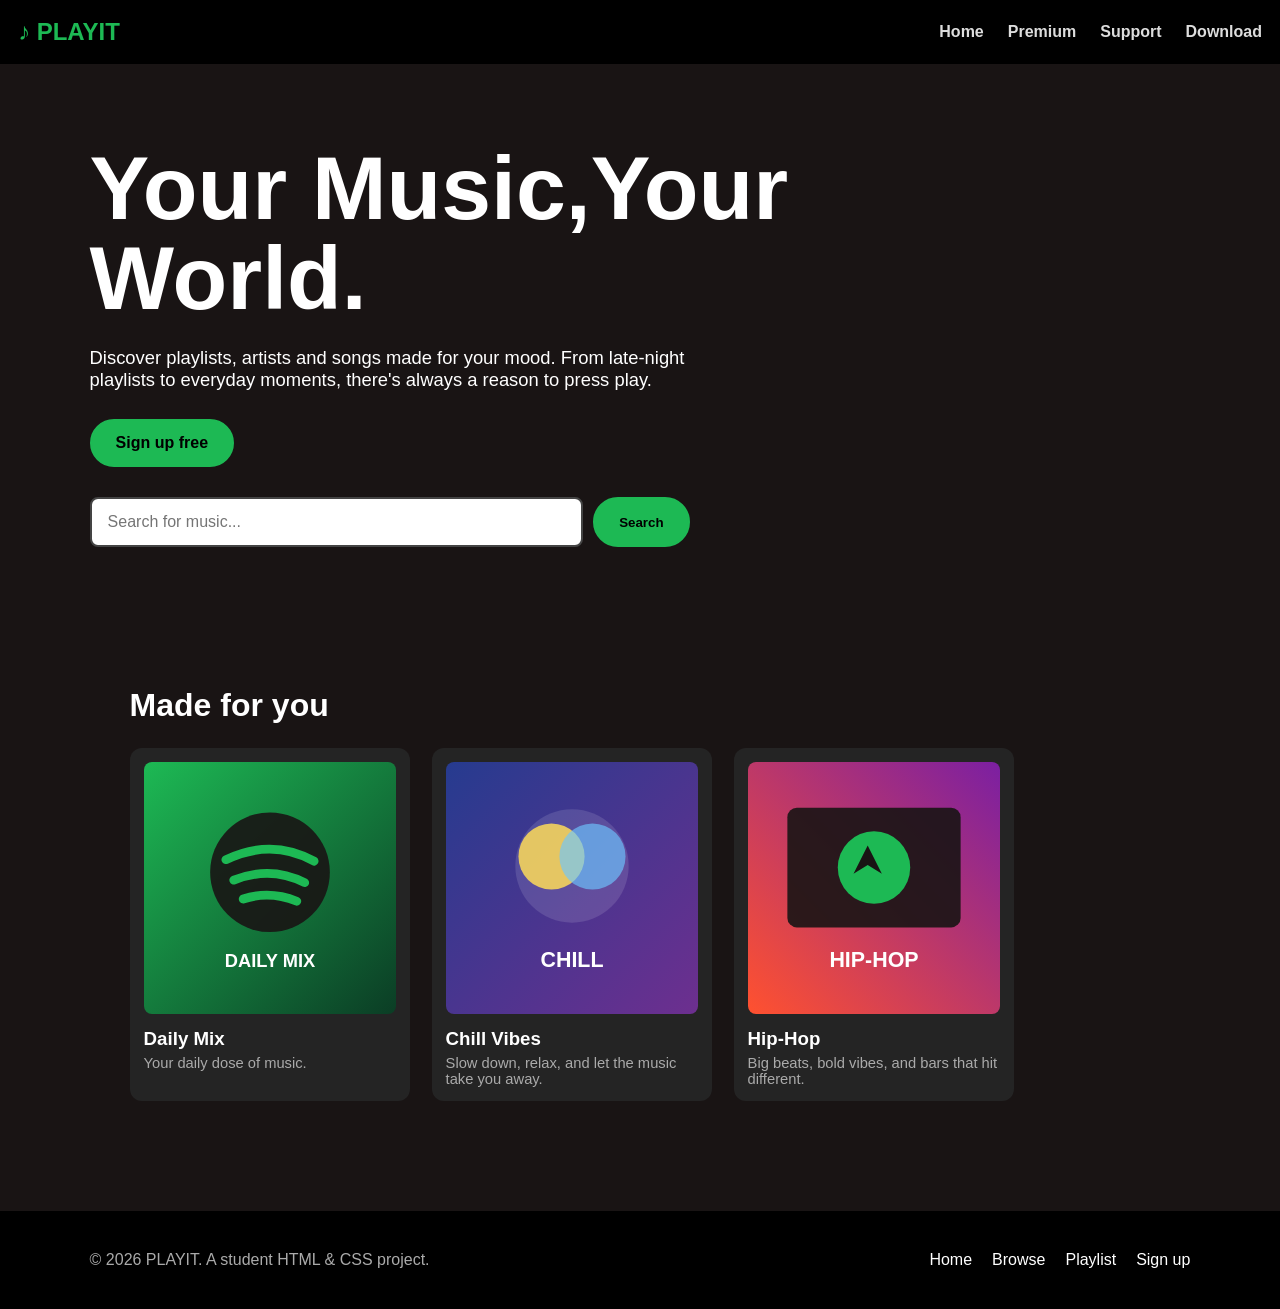
<file: index.html>
<!DOCTYPE html>
<html lang="en">
<head>
    <meta charset="UTF-8">
    <meta name="viewport" content="width=device-width, initial-scale=1.0">
    <title>Home</title>
    <link rel="stylesheet" href="style.css">
</head>
<body>
<header class="site-header">
    <nav class="navbar">
        <a class="logo" href="index.html">♪ PLAYIT</a>
        <ul class="nav-links">
            <li><a href="index.html">Home</a></li>
            <li><a href="browse.html">Premium</a></li>
            <li><a href="browse.html">Support</a></li>
            <li><a href="browse.html">Download</a></li>
        </ul>
    </nav>
</header>

<main>
    <section id="hero">
        <div class="hero-content">
            <h1>Your Music,Your World.</h1>
            <p>Discover playlists, artists and songs made for your mood. From late-night playlists to everyday moments, there's always a reason to press play.</p>
            <a class="btn" href="signup.html">Sign up free</a>

            <form class="search-box" action="browse.html">
                <input type="text" name="search" placeholder="Search for music..." aria-label="Search for music">
                <button class="btn" type="submit">Search</button>
            </form>
        </div>
    </section>

    <section class="section">
        <h2>Made for you</h2>
        <div class="card-grid">
            <a class="card" href="playlist.html">
                <img src="images/daily-mix.svg" alt="Daily Mix">
                <h3>Daily Mix</h3>
                <p>Your daily dose of music.</p>
            </a>
            <a class="card" href="playlist.html">
                <img src="images/chill.svg" alt="Chill">
                <h3>Chill Vibes</h3>
                <p>Slow down, relax, and let the music take you away.</p>
            </a>
            <a class="card" href="playlist.html">
                <img src="images/hiphop.svg" alt="Hip-Hop">
                <h3>Hip-Hop</h3>
                <p>Big beats, bold vibes, and bars that hit different.</p>
            </a>
        </div>
    </section>
</main>

<footer class="site-footer">
    <div class="footer-inner">
        <p>© 2026 PLAYIT. A student HTML & CSS project.</p>
        <div class="footer-links">
            <a href="index.html">Home</a>
            <a href="browse.html">Browse</a>
            <a href="playlist.html">Playlist</a>
            <a href="signup.html">Sign up</a>
        </div>
    </div>
</footer>
</body>
</html>
</file>
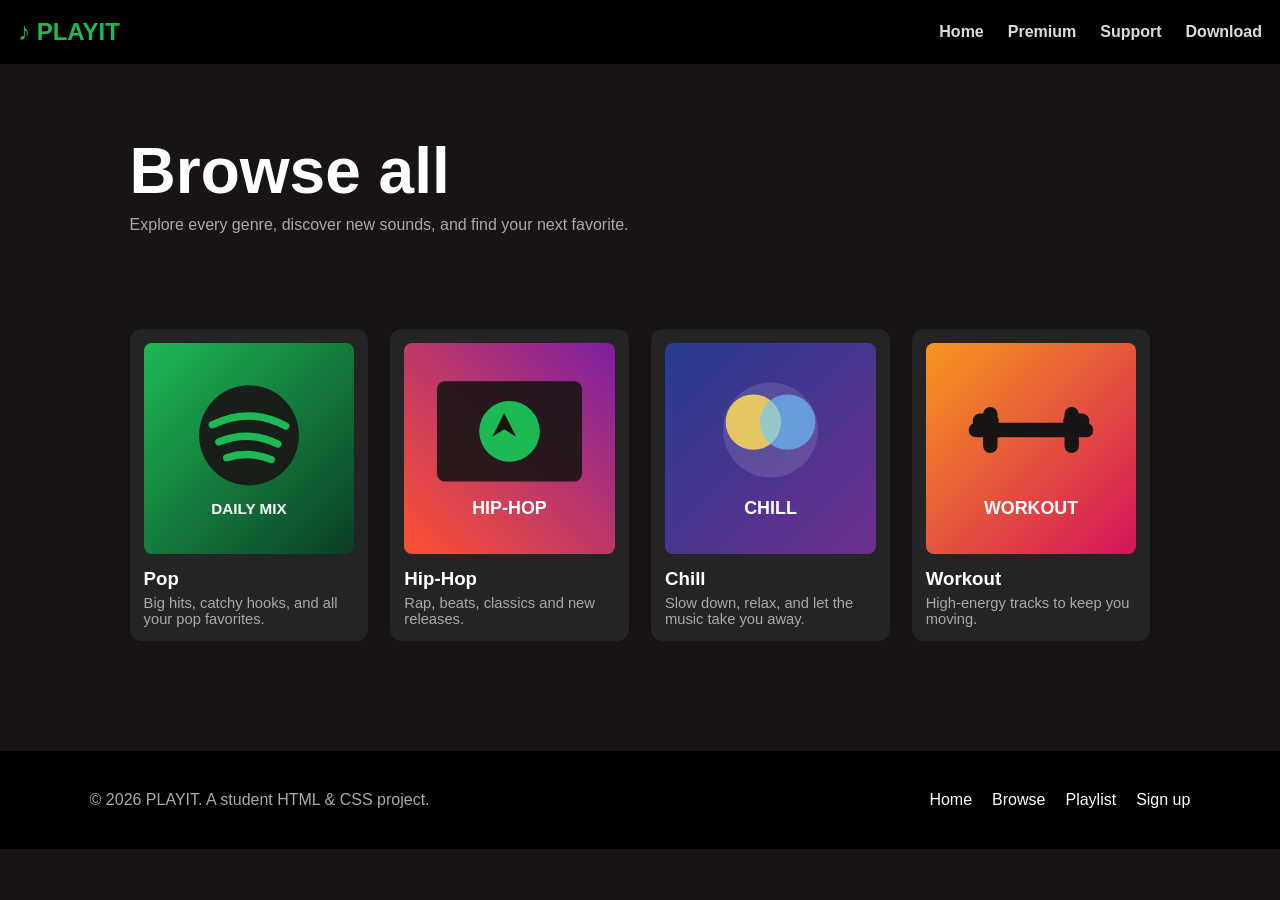
<file: browse.html>
<!DOCTYPE html>
<html lang="en">
<head>
    <meta charset="UTF-8">
    <meta name="viewport" content="width=device-width, initial-scale=1.0">
    <title>Browse</title>
    <link rel="stylesheet" href="style.css">
</head>
<body>
<header class="site-header">
    <nav class="navbar">
        <a class="logo" href="index.html">♪ PLAYIT</a>
        <ul class="nav-links">
            <li><a href="index.html">Home</a></li>
            <li><a href="browse.html">Premium</a></li>
            <li><a href="browse.html">Support</a></li>
            <li><a href="browse.html">Download</a></li>
        </ul>
    </nav>
</header>

<main>
    <section class="page-banner">
        <h1>Browse all</h1>
        <p>Explore every genre, discover new sounds, and find your next favorite.</p>
    </section>

    <section class="section">
        <div class="card-grid">
            <a class="card" href="playlist.html">
                <img src="images/daily-mix.svg" alt="Pop">
                <h3>Pop</h3>
                <p>Big hits, catchy hooks, and all your pop favorites.</p>
            </a>
            <a class="card" href="playlist.html">
                <img src="images/hiphop.svg" alt="Hip-Hop">
                <h3>Hip-Hop</h3>
                <p>Rap, beats, classics and new releases.</p>
            </a>
            <a class="card" href="playlist.html">
                <img src="images/chill.svg" alt="Chill">
                <h3>Chill</h3>
                <p>Slow down, relax, and let the music take you away.</p>
            </a>
            <a class="card" href="playlist.html">
                <img src="images/workout.svg" alt="Workout">
                <h3>Workout</h3>
                <p>High-energy tracks to keep you moving.</p>
            </a>
        </div>
    </section>
</main>

<footer class="site-footer">
    <div class="footer-inner">
        <p>© 2026 PLAYIT. A student HTML & CSS project.</p>
        <div class="footer-links">
            <a href="index.html">Home</a>
            <a href="browse.html">Browse</a>
            <a href="playlist.html">Playlist</a>
            <a href="signup.html">Sign up</a>
        </div>
    </div>
</footer>
</body>
</html>
</file>
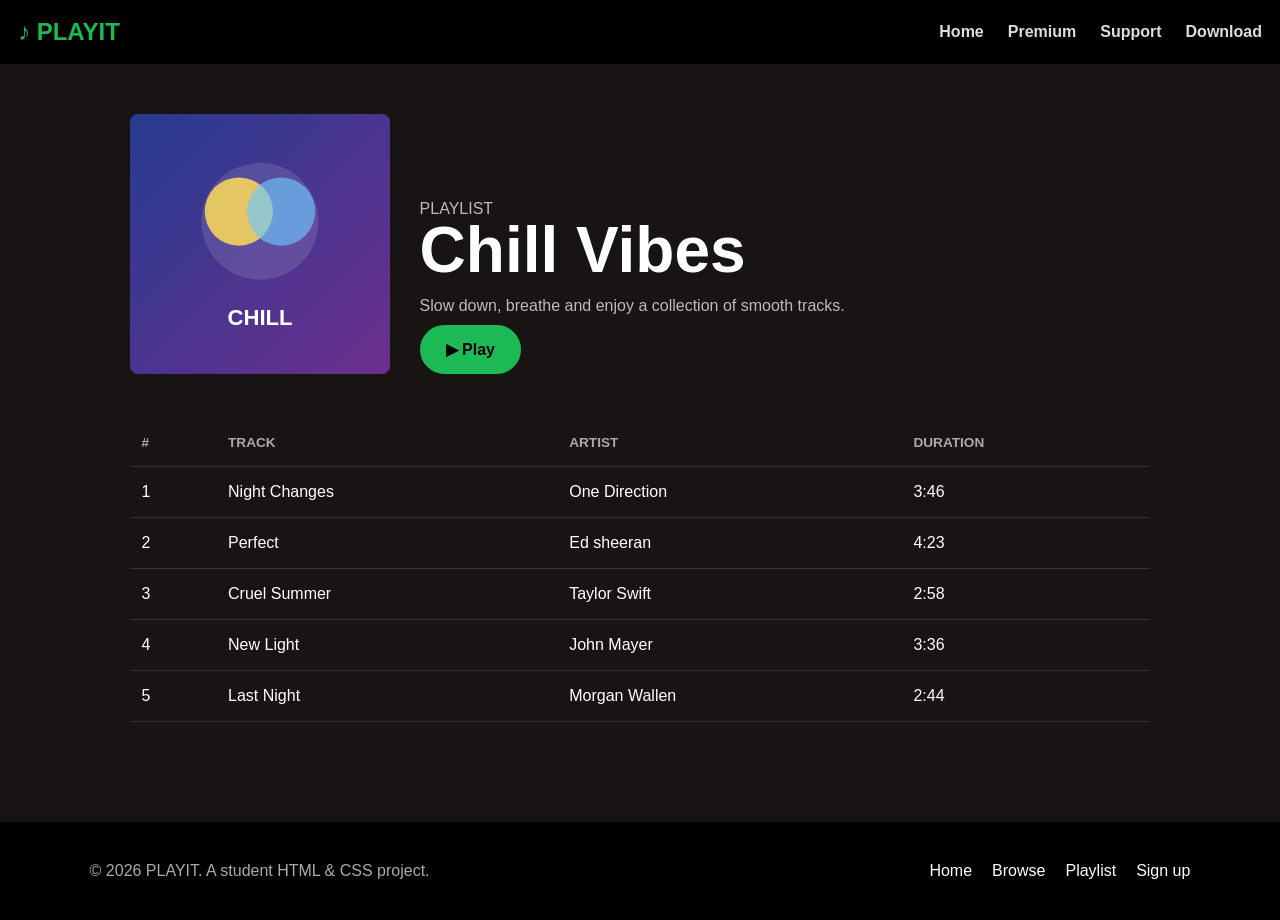
<file: playlist.html>
<!DOCTYPE html>
<html lang="en">
<head>
    <meta charset="UTF-8">
    <meta name="viewport" content="width=device-width, initial-scale=1.0">
    <title>Playlist</title>
    <link rel="stylesheet" href="style.css">
</head>
<body>
<header class="site-header">
    <nav class="navbar">
        <a class="logo" href="index.html">♪ PLAYIT</a>
        <ul class="nav-links">
            <li><a href="index.html">Home</a></li>
            <li><a href="browse.html">Premium</a></li>
            <li><a href="browse.html">Support</a></li>
            <li><a href="browse.html">Download</a></li>
        </ul>
    </nav>
</header>

<main>  
    <section class="playlist-layout">
        <div class="playlist-header">
            <div class="playlist-cover">
                <img src="images/chill.svg" alt="Chill Vibes">
            </div>
            <div class="playlist-info">
                <p>PLAYLIST</p>
                <h1>Chill Vibes</h1>
                <p>Slow down, breathe and enjoy a collection of smooth tracks.</p>
                <a class="btn play-btn" href="#tracks">▶ Play</a>
            </div>
        </div>

        <table class="track-table" id="tracks">
            <thead>
                <tr>
                    <th>#</th>
                    <th>Track</th>
                    <th>Artist</th>
                    <th>Duration</th>
                </tr>
            </thead>
            <tbody>
                <tr>
                    <td>1</td>
                    <td>Night Changes</td>
                    <td>One Direction</td>
                    <td>3:46</td>
                </tr>
                <tr>
                    <td>2</td>
                    <td>Perfect</td>
                    <td>Ed sheeran</td>
                    <td>4:23</td>
                </tr>
                <tr>
                    <td>3</td>
                    <td>Cruel Summer</td>
                    <td>Taylor Swift</td>
                    <td>2:58</td>
                </tr>
                <tr>
                    <td>4</td>
                    <td>New Light</td>
                    <td>John Mayer</td>
                    <td>3:36</td>
                </tr>
                <tr>
                    <td>5</td>
                    <td>Last Night</td>
                    <td>Morgan Wallen</td>
                    <td>2:44</td>
                </tr>
            </tbody>
        </table>
    </section>
</main>

<footer class="site-footer">
    <div class="footer-inner">
        <p>© 2026 PLAYIT. A student HTML & CSS project.</p>
        <div class="footer-links">
            <a href="index.html">Home</a>
            <a href="browse.html">Browse</a>
            <a href="playlist.html">Playlist</a>
            <a href="signup.html">Sign up</a>
        </div>
    </div>
</footer>
</body>
</html>
</file>
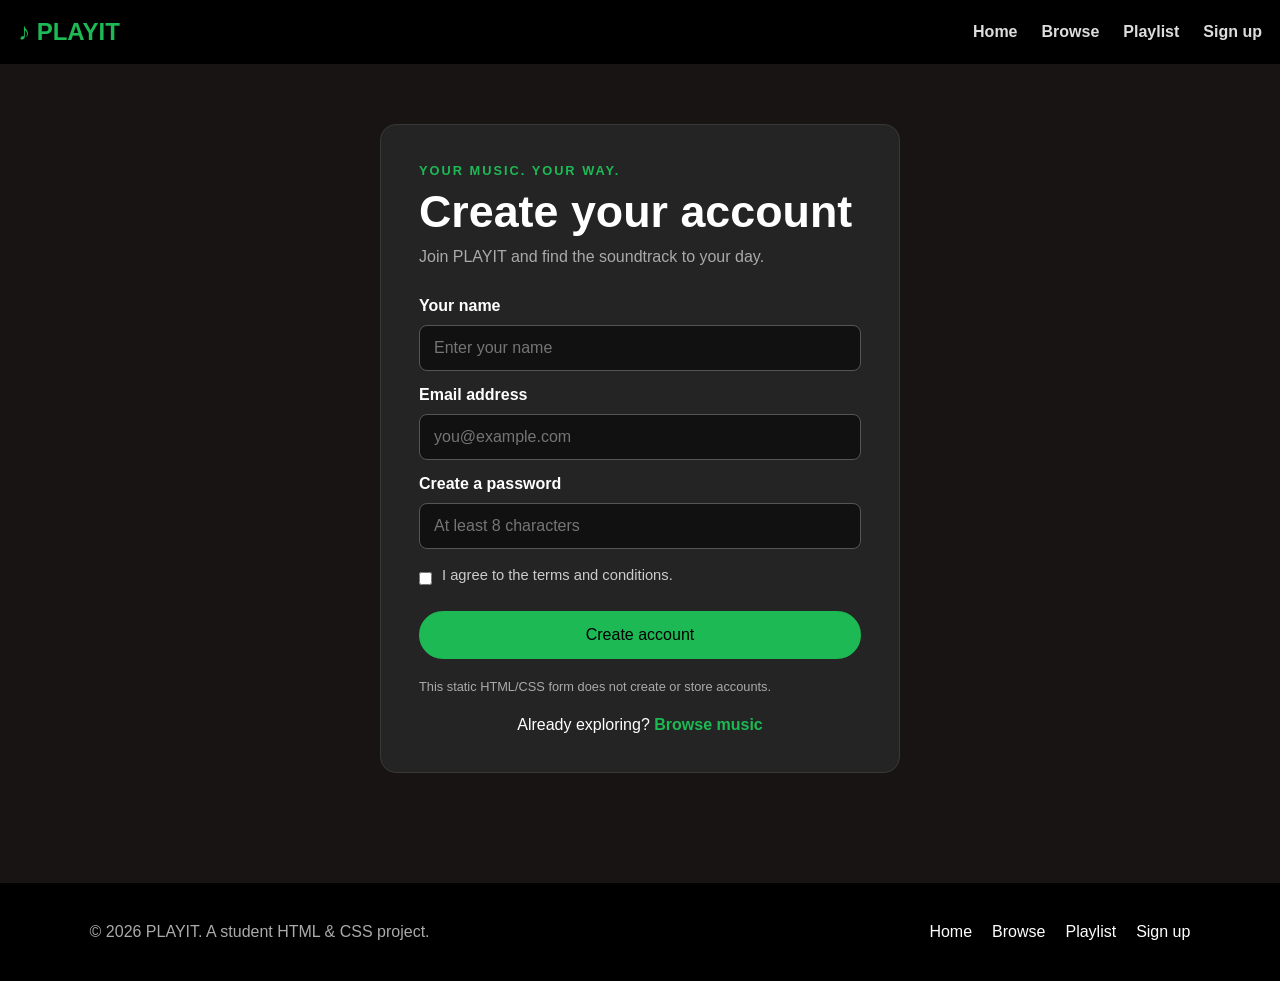
<file: signup.html>
<!DOCTYPE html>
<html lang="en">
<head>
    <meta charset="UTF-8">
    <meta name="viewport" content="width=device-width, initial-scale=1.0">
    <title>Sign Up</title>
    <link rel="stylesheet" href="style.css">
</head>
<body>
<header class="site-header">
    <nav class="navbar">
        <a class="logo" href="index.html">♪ PLAYIT</a>
        <ul class="nav-links">
            <li><a href="index.html">Home</a></li>
            <li><a href="browse.html">Browse</a></li>
            <li><a href="playlist.html">Playlist</a></li>
            <li><a href="signup.html">Sign up</a></li>
        </ul>
    </nav>
</header>
<main class="signup-main">
    <section class="signup-card">
        <p class="signup-kicker">YOUR MUSIC. YOUR WAY.</p>
        <h1>Create your account</h1>
        <p class="signup-description">Join PLAYIT and find the soundtrack to your day.</p>
        <form class="signup-form" action="#" method="get">
            <label for="full-name">Your name</label>
            <input id="full-name" name="full-name" type="text" placeholder="Enter your name" autocomplete="name" required>
            <label for="email">Email address</label>
            <input id="email" name="email" type="email" placeholder="you@example.com" autocomplete="email" required>
            <label for="password">Create a password</label>
            <input id="password" name="password" type="password" placeholder="At least 8 characters" minlength="8" autocomplete="new-password" required>
            <label class="terms-label"><input type="checkbox" name="terms" required> I agree to the terms and conditions.</label>
            <button class="btn signup-submit" type="submit">Create account</button>
        </form>
        <p class="signup-note">This static HTML/CSS form does not create or store accounts.</p>
        <p class="signup-back">Already exploring? <a href="browse.html">Browse music</a></p>
    </section>
</main>
<footer class="site-footer">
    <div class="footer-inner">
        <p>© 2026 PLAYIT. A student HTML & CSS project.</p>
        <div class="footer-links"><a href="index.html">Home</a><a href="browse.html">Browse</a><a href="playlist.html">Playlist</a><a href="signup.html">Sign up</a></div>
    </div>
</footer>
</body>
</html>
</file>
<file: style.css>
* {
    box-sizing: border-box;
    margin: 0;
    padding: 0;
}

body {
    font-family: Arial;
    background: #191414;
    color: white;
}

a {
    color: white;
    text-decoration: none;
}

img {
    display: block;
    width: 100%;
}

.site-header {
    background: black;
    padding: 18px;
}

.navbar {
    display: flex;
    align-items: center;
    justify-content: space-between;
    gap:30px;
}

.logo {
    color: #1DB954;
    font-size: 24px;
    font-weight: bold;
}

.nav-links {
    display: flex;
   align-items: center;
    gap: 24px;
    list-style: none;
}

.nav-links a {
    color: #ddd;
    font-weight: 600;
    transition: color .2s ease;
}

.nav-links a:hover {
    color: #1DB954;
}

main {
    min-height: 70vh;
}

#hero {
    padding: 80px 7%;
    display: flex;
    align-items: center;
    background: #191414;
}

.hero-content {
    max-width: 1200px;
    width: 100%;
    margin: auto;
}

.hero-content h1 {
    max-width: 720px;
    font-size: clamp(2.8rem, 7vw, 5.8rem);
    line-height: 1;
    margin-bottom: 24px;
}

.hero-content p {
    max-width: 650px;
    color: white;
    font-size: 1.15rem;
    margin-bottom: 28px;
}

.btn {
    display: inline-block;
    background: #1DB954;
    color: #000;
    padding: 13px 24px;
    border-radius: 999px;
    border: 2px solid #1DB954;
    font-weight: 800;
    transition: transform .2s ease, background .2s ease;
}

.btn:hover {
    transform: translateY(-2px);
    background: #27d967;
}

.section {
    max-width: 1200px;
    margin: auto;
    padding: 60px 7%;
}

.section h2 {
    font-size: 2rem;
    margin-bottom: 24px;
}

.card-grid {
    display: flex;
    flex-wrap: wrap;
    gap: 22px;
}

.card {
    flex: 1 1 220px;
    max-width: 280px;
    background: #242424;
    padding: 14px;
    border-radius: 12px;
    transition: transform .2s ease, background .2s ease;
}

.card:hover {
    transform: translateY(-6px);
    background: #2d2d2d;
}

.card img {
    aspect-ratio: 1;
    object-fit: cover;
    border-radius: 8px;
    margin-bottom: 14px;
}

.card h3 {
    margin-bottom: 5px;
}

.card p {
    color: #aaa;
    font-size: .92rem;
}

.search-box {
    margin-top: 30px;
    display: flex;
    max-width: 600px;
    gap: 10px;
}

.search-box input {
    flex: 1;
    padding: 14px 16px;
    border: 2px solid #444;
    border-radius: 8px;
    background: #fff;
    color: #111;
    font-size: 1rem;
}

.page-banner {
    padding: 70px 7% 35px;
    max-width: 1200px;
    margin: auto;
}

.page-banner h1 {
    font-size: clamp(2.5rem, 6vw, 4rem);
}

.page-banner p {
    color: #aaa;
    margin-top: 8px;
}

.playlist-layout {
    max-width: 1200px;
    margin: auto;
    padding: 50px 7%;
}

.playlist-header {
    display: flex;
    align-items: end;
    gap: 30px;
    margin-bottom: 45px;
}

.playlist-cover {
    width: 260px;
    flex: 0 0 260px;
}

.playlist-cover img {
    border-radius: 8px;
    
}

.playlist-info h1 {
    font-size: clamp(2.2rem, 5vw, 4.5rem);
    line-height: 1;
    margin-bottom: 15px;
}

.playlist-info p {
    color: #bbb;
}

.track-table {
    width: 100%;
    border-collapse: collapse;
}

.track-table th,
.track-table td {
    text-align: left;
    padding: 16px 12px;
    border-bottom: 1px solid #333;
}

.track-table th {
    color: #aaa;
    font-size: .85rem;
    text-transform: uppercase;
}

.track-table tr:hover td {
    background: #242424;
}

.play-btn {
   margin-top: 10px;
}

.site-footer {
    background: #000;
    color: #aaa;
    padding: 40px 7%;
    margin-top: 50px;
}

.footer-inner {
    max-width: 1200px;
    margin: auto;
    display: flex;
    justify-content: space-between;
    gap: 30px;
    flex-wrap: wrap;
}

.footer-links {
    display: flex;
    gap: 20px;
    flex-wrap: wrap;
}

.footer-links a:hover {
    color: #1DB954;
}

@media (max-width: 700px) {
    .site-header {
        position: static;
    }

    .navbar,
    .playlist-header {
        align-items: flex-start;
    }

    .navbar {
        flex-direction: column;
    }

    .nav-links {
        flex-wrap: wrap;
        gap: 12px 18px;
    }

    #hero {
        min-height: 470px;
    }

    .playlist-header {
        flex-direction: column;
    }

    .playlist-cover {
        width: min(280px, 100%);
        flex-basis: auto;
    }

    .track-table th:nth-child(3),
    .track-table td:nth-child(3) {
        display: none;
    }

    .search-box {
        flex-direction: column;
    }
}

.signup-main {
      min-height:72vh;
      padding:60px 7%; 
      display:flex; 
      justify-content:center; 
      align-items:center; 
      background:#191414
    }
.signup-card { 
    width:100%; 
    max-width:520px; 
    padding:38px; 
    border:1px solid #383838; 
    border-radius:16px; 
    background:#242424; 
}
.signup-kicker { 
    color:#1DB954; 
    font-size:.8rem; 
    font-weight:800; 
    letter-spacing:2px; 
    margin-bottom:8px; 
}
.signup-card h1 { 
    font-size:clamp(2rem, 5vw, 2.8rem); 
    line-height:1.15; 
}
.signup-description, .signup-note { 
    color:#aaa; 
    margin-top:10px; 
}
.signup-form { 
    display:flex; 
    flex-direction:column; 
    gap:10px; 
    margin-top:26px; 
}
.signup-form > label { 
    font-weight:700; 
    margin-top:5px; 
}
.signup-form input:not([type="checkbox"]) { 
    width:100%; 
    padding:13px 14px; 
    border:1px solid #555; 
    border-radius:8px; 
    background:#111; 
    color:#fff; 
    font:inherit; 
}
.signup-form input:focus { 
    outline:2px solid #1DB954; 
    border-color:#1DB954; 
}
.signup-form .terms-label { 
    display:flex; 
    align-items:flex-start; 
    gap:10px; color:#ccc; 
    font-size:.92rem; 
    font-weight:400; 
    margin:8px 0; 
}
.terms-label input { 
    margin-top:5px; 
    accent-color:#1DB954; 
}
.signup-submit { 
    width:100%; 
    cursor:pointer; 
    font:inherit; 
    margin-top:8px; 
}
.signup-note { 
    font-size:.8rem; 
    line-height:1.5; 
    margin-top:18px;
 }
.signup-back { 
    text-align:center; 
    margin-top:20px; 
}
.signup-back a { 
    color:#1DB954; 
    font-weight:700; 
}
.signup-back a:hover { 
    text-decoration:underline; 
}
@media (max-width:500px) { 
    .signup-card { 
        padding:25px 20px; 
    } 
}
</file>
